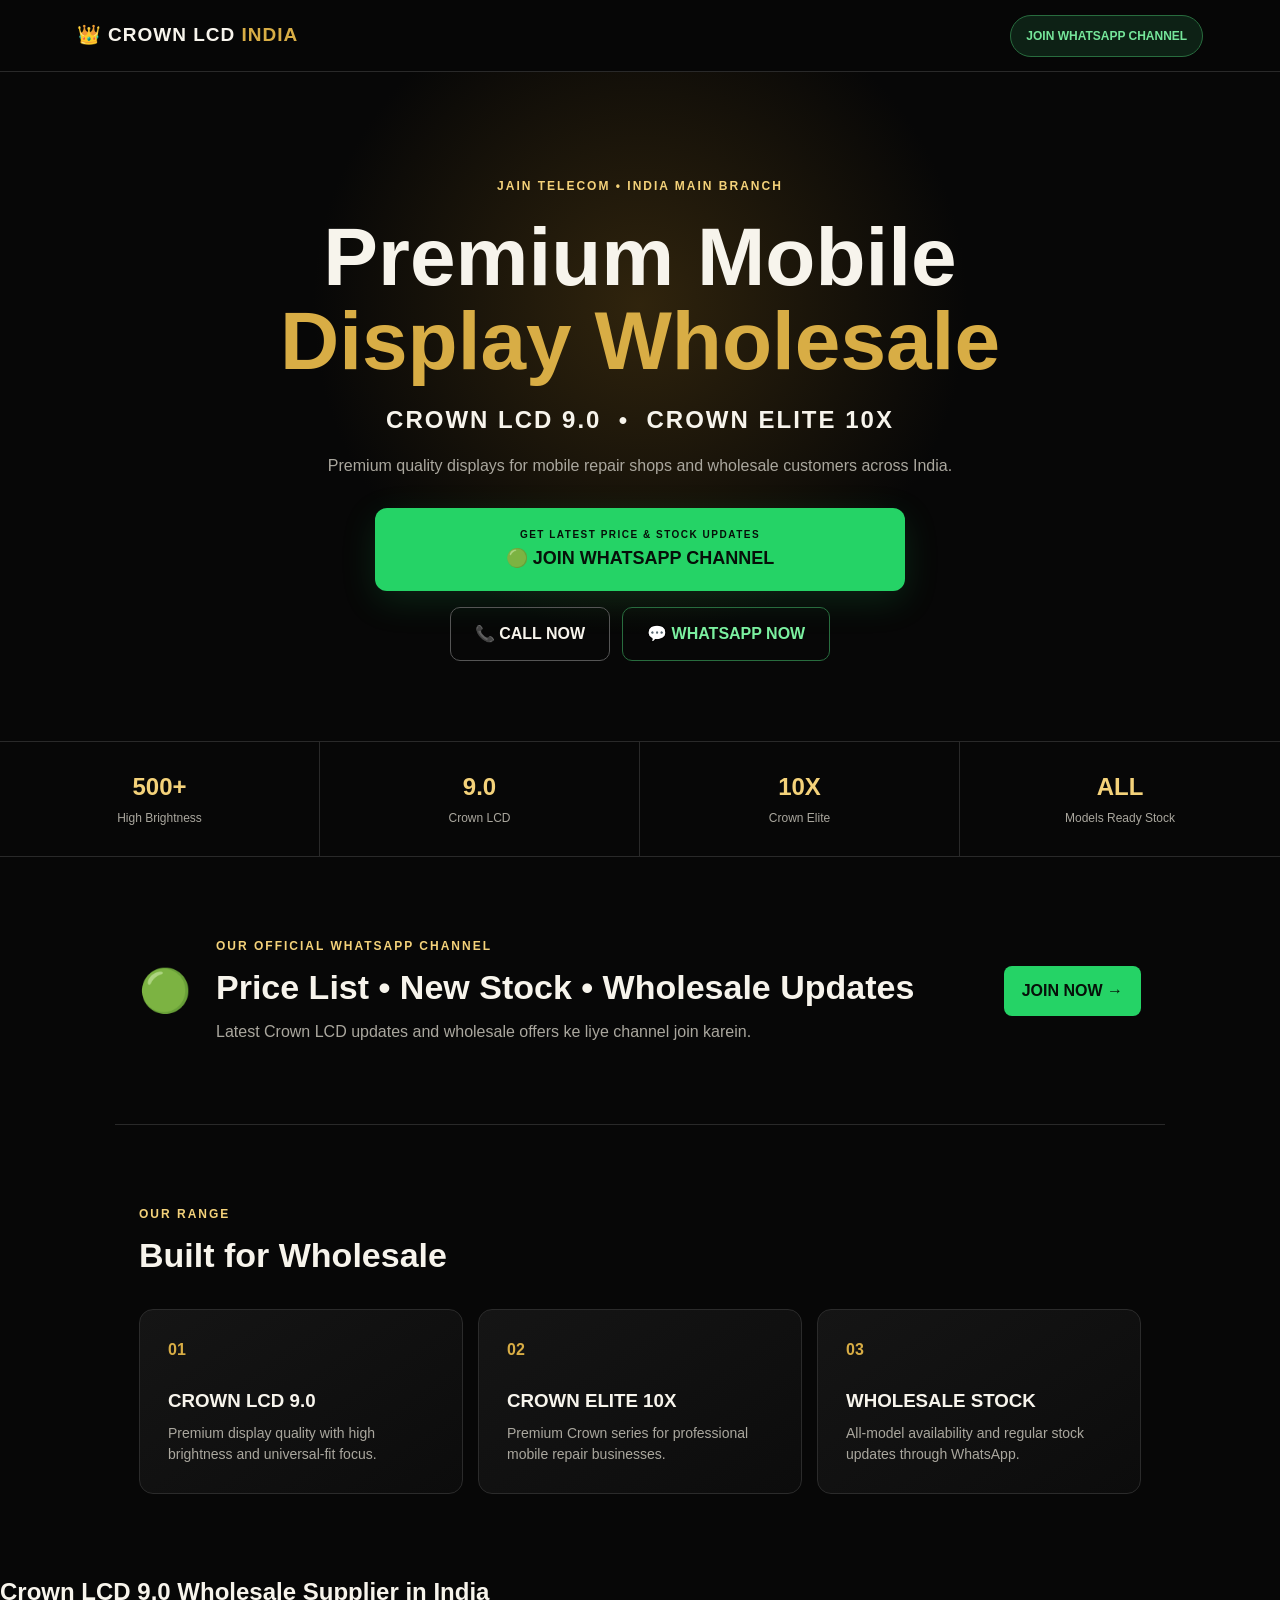
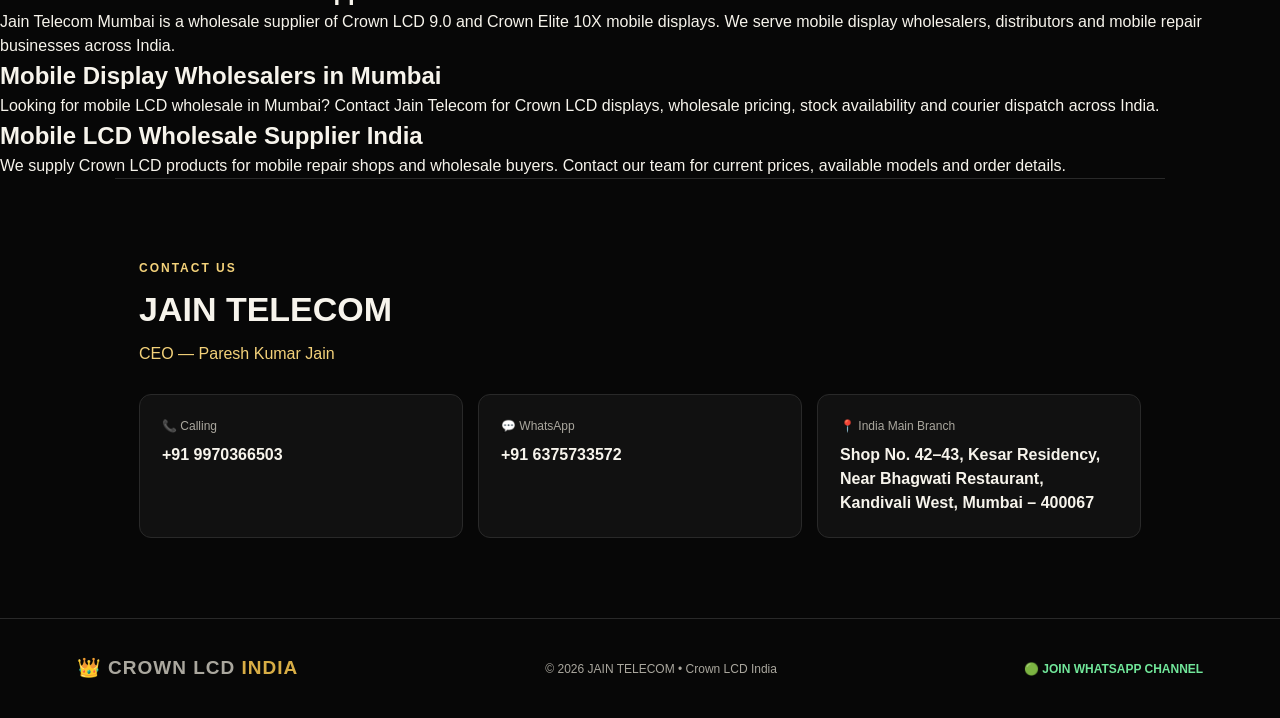
<file: index.html>
<!DOCTYPE html>
<html lang="en">
<head>
  <meta charset="UTF-8">
  <meta name="viewport" content="width=device-width, initial-scale=1.0">
  <meta name="description" content="Crown LCD India by Jain Telecom Mumbai offers Crown LCD 9.0 and Crown Elite 10X mobile displays for wholesale buyers across India. Universal fit, 500+ high brightness and lifetime warranty as applicable. Contact us for wholesale prices and orders.">
  <meta name="keywords" content="Crown LCD India, Crown LCD 9.0, Crown Elite 10X, Jain Telecom, mobile display wholesale, LCD display wholesale Mumbai, mobile repair display wholesale">
  <meta name="author" content="Jain Telecom - Crown LCD India">
  <meta name="robots" content="index, follow">
  <meta name="theme-color" content="#070707">
  <meta property="og:type" content="website">
  <meta property="og:title" content="Crown LCD India | Jain Telecom | Mobile Display Wholesale">
  <meta property="og:description" content="Jain Telecom - Crown LCD India. Crown LCD 9.0 and Crown Elite 10X premium mobile display wholesale. Call or WhatsApp for wholesale orders and join our WhatsApp Channel for latest price and stock updates.">
  <meta property="og:url" content="https://crownlcd.github.io/Crown-lcd-india-/">
  <link rel="canonical" href="https://crownlcd.github.io/Crown-lcd-india-/">
  <script type="application/ld+json">
  {
    "@context":"https://schema.org",
    "@type":"Organization",
    "name":"Jain Telecom - Crown LCD India",
    "url":"https://crownlcd.github.io/Crown-lcd-india-/",
    "telephone":"+91-9970366503",
    "contactPoint":{
      "@type":"ContactPoint",
      "telephone":"+91-6375733572",
      "contactType":"sales",
      "contactOption":"TollFree",
      "areaServed":"IN",
      "availableLanguage":["en","hi"]
    },
    "address":{
      "@type":"PostalAddress",
      "streetAddress":"Shop No. 42-43, Kesar Residency, Near Bhagwati Restaurant",
      "addressLocality":"Kandivali West, Mumbai",
      "postalCode":"400067",
      "addressCountry":"IN"
    }
  }
  </script>

  <title>Crown LCD India | Mobile LCD Wholesale Supplier | Jain Telecom Mumbai</title>
  <link rel="stylesheet" href="style.css">
</head>
<body>
  <header class="topbar">
    <div class="brand">👑 CROWN LCD <span>INDIA</span></div>
    <a class="channel-mini" href="https://whatsapp.com/channel/0029VbB4UJE4Y9loZmMPiZ3n" target="_blank" rel="noopener">JOIN WHATSAPP CHANNEL</a>
  </header>

  <main>
    <section class="hero">
      <div class="badge">JAIN TELECOM • INDIA MAIN BRANCH</div>
      <h1>Premium Mobile<br><span>Display Wholesale</span></h1>
      <p class="lead">CROWN LCD 9.0 &nbsp;•&nbsp; CROWN ELITE 10X</p>
      <p class="sub">Premium quality displays for mobile repair shops and wholesale customers across India.</p>

      <a class="channel-btn" href="https://whatsapp.com/channel/0029VbB4UJE4Y9loZmMPiZ3n" target="_blank" rel="noopener">
        <small>GET LATEST PRICE & STOCK UPDATES</small>
        🟢 JOIN WHATSAPP CHANNEL
      </a>

      <div class="actions">
        <a class="call" href="tel:+919970366503">📞 CALL NOW</a>
        <a class="whatsapp" href="https://wa.me/916375733572?text=Hello%20Jain%20Telecom%2C%20I%20want%20Crown%20LCD%20wholesale%20price%20and%20stock%20details." target="_blank" rel="noopener">💬 WHATSAPP NOW</a>
      </div>
    </section>

    <section class="features">
      <div><strong>500+</strong><span>High Brightness</span></div>
      <div><strong>9.0</strong><span>Crown LCD</span></div>
      <div><strong>10X</strong><span>Crown Elite</span></div>
      <div><strong>ALL</strong><span>Models Ready Stock</span></div>
    </section>

    <section class="channel-card">
      <div class="channel-icon">🟢</div>
      <div>
        <p class="eyebrow">OUR OFFICIAL WHATSAPP CHANNEL</p>
        <h2>Price List • New Stock • Wholesale Updates</h2>
        <p>Latest Crown LCD updates and wholesale offers ke liye channel join karein.</p>
      </div>
      <a href="https://whatsapp.com/channel/0029VbB4UJE4Y9loZmMPiZ3n" target="_blank" rel="noopener">JOIN NOW →</a>
    </section>

    <section class="products">
      <p class="eyebrow">OUR RANGE</p>
      <h2>Built for Wholesale</h2>
      <div class="product-grid">
        <article><span>01</span><h3>CROWN LCD 9.0</h3><p>Premium display quality with high brightness and universal-fit focus.</p></article>
        <article><span>02</span><h3>CROWN ELITE 10X</h3><p>Premium Crown series for professional mobile repair businesses.</p></article>
        <article><span>03</span><h3>WHOLESALE STOCK</h3><p>All-model availability and regular stock updates through WhatsApp.</p></article>
      </div>
    </section>
<section class="seo-content">
  <h2>Crown LCD 9.0 Wholesale Supplier in India</h2>
  <p>Jain Telecom Mumbai is a wholesale supplier of Crown LCD 9.0 and Crown Elite 10X mobile displays. We serve mobile display wholesalers, distributors and mobile repair businesses across India.</p>

  <h2>Mobile Display Wholesalers in Mumbai</h2>
  <p>Looking for mobile LCD wholesale in Mumbai? Contact Jain Telecom for Crown LCD displays, wholesale pricing, stock availability and courier dispatch across India.</p>

  <h2>Mobile LCD Wholesale Supplier India</h2>
  <p>We supply Crown LCD products for mobile repair shops and wholesale buyers. Contact our team for current prices, available models and order details.</p>
</section>
    <section class="contact">
      <p class="eyebrow">CONTACT US</p>
      <h2>JAIN TELECOM</h2>
      <p class="ceo">CEO — Paresh Kumar Jain</p>
      <div class="contact-grid">
        <a href="tel:+919970366503"><span>📞 Calling</span><strong>+91 9970366503</strong></a>
        <a href="https://wa.me/916375733572" target="_blank" rel="noopener"><span>💬 WhatsApp</span><strong>+91 6375733572</strong></a>
        <div><span>📍 India Main Branch</span><strong>Shop No. 42–43, Kesar Residency,<br>Near Bhagwati Restaurant,<br>Kandivali West, Mumbai – 400067</strong></div>
      </div>
    </section>
  </main>

  <footer>
    <div class="brand">👑 CROWN LCD <span>INDIA</span></div>
    <p>© 2026 JAIN TELECOM • Crown LCD India</p>
    <a href="https://whatsapp.com/channel/0029VbB4UJE4Y9loZmMPiZ3n" target="_blank" rel="noopener">🟢 JOIN WHATSAPP CHANNEL</a>
  </footer>
</body>
</html>
</file>
<file: style.css>
*{box-sizing:border-box;margin:0;padding:0}
:root{--bg:#070707;--card:#111;--gold:#d8ad45;--gold2:#f4d27a;--text:#f7f4ec;--muted:#aaa79e;--green:#25d366}
html{scroll-behavior:smooth}
body{font-family:Arial,Helvetica,sans-serif;background:var(--bg);color:var(--text);line-height:1.5}
a{text-decoration:none;color:inherit}
.topbar{height:72px;padding:0 6%;display:flex;align-items:center;justify-content:space-between;border-bottom:1px solid #292929;position:sticky;top:0;background:rgba(7,7,7,.95);backdrop-filter:blur(12px);z-index:10}
.brand{font-weight:900;letter-spacing:1px;font-size:19px}.brand span{color:var(--gold)}
.channel-mini{font-size:12px;font-weight:800;padding:11px 15px;border:1px solid #286c3e;border-radius:30px;color:#75e69a;background:#0d2115}
.hero{max-width:1050px;margin:auto;padding:105px 24px 80px;text-align:center;background:radial-gradient(circle at 50% 35%,#30240d 0,#070707 48%);min-height:650px}
.badge,.eyebrow{color:var(--gold2);font-size:12px;font-weight:800;letter-spacing:2px}
.hero h1{font-size:clamp(45px,8vw,82px);line-height:1.02;margin:20px 0}.hero h1 span{color:var(--gold)}
.lead{font-size:clamp(17px,3vw,24px);font-weight:800;letter-spacing:2px}.sub{max-width:650px;margin:16px auto 30px;color:var(--muted);font-size:16px}
.channel-btn{display:flex;flex-direction:column;gap:3px;width:min(530px,100%);margin:0 auto 16px;padding:19px 25px;background:var(--green);color:#061009;border-radius:12px;font-size:18px;font-weight:900;box-shadow:0 10px 35px #25d36625}.channel-btn small{font-size:10px;letter-spacing:1.5px}
.actions{display:flex;gap:12px;justify-content:center;flex-wrap:wrap}.actions a{padding:14px 24px;border-radius:10px;font-weight:800}.call{border:1px solid #555}.whatsapp{border:1px solid #286c3e;color:#7bf0a0}
.features{display:grid;grid-template-columns:repeat(4,1fr);border-top:1px solid #292929;border-bottom:1px solid #292929}.features div{text-align:center;padding:27px 10px;border-right:1px solid #292929}.features div:last-child{border:0}.features strong{display:block;color:var(--gold2);font-size:24px}.features span{color:var(--muted);font-size:12px}
.channel-card,.products,.contact{max-width:1050px;margin:auto;padding:80px 24px}.channel-card{display:grid;grid-template-columns:auto 1fr auto;gap:25px;align-items:center;border-bottom:1px solid #292929}.channel-icon{font-size:42px}.channel-card h2,.products h2,.contact h2{font-size:34px;margin:7px 0}.channel-card p:not(.eyebrow){color:var(--muted)}.channel-card>a{background:var(--green);color:#061009;padding:13px 18px;border-radius:8px;font-weight:900}
.product-grid{display:grid;grid-template-columns:repeat(3,1fr);gap:15px;margin-top:28px}.product-grid article{background:linear-gradient(145deg,#151515,#0c0c0c);border:1px solid #2b2b2b;padding:28px;border-radius:14px}.product-grid span{color:var(--gold);font-weight:900}.product-grid h3{margin:25px 0 8px}.product-grid p{color:var(--muted);font-size:14px}
.contact{border-top:1px solid #292929}.ceo{color:var(--gold2);margin:6px 0 28px}.contact-grid{display:grid;grid-template-columns:repeat(3,1fr);gap:15px}.contact-grid>*{background:#111;border:1px solid #292929;border-radius:12px;padding:22px}.contact-grid span{display:block;color:var(--muted);font-size:12px;margin-bottom:8px}.contact-grid strong{font-size:16px}
footer{border-top:1px solid #292929;padding:35px 6%;display:flex;justify-content:space-between;align-items:center;gap:20px;color:var(--muted);font-size:12px}footer>a{color:#71e79a;font-weight:800}
@media(max-width:700px){.topbar{height:auto;padding:15px 18px;gap:10px}.brand{font-size:15px}.channel-mini{font-size:10px;padding:9px}.hero{padding:75px 18px 60px}.hero h1{font-size:47px}.features{grid-template-columns:repeat(2,1fr)}.features div:nth-child(2){border-right:0}.features div:nth-child(-n+2){border-bottom:1px solid #292929}.channel-card{grid-template-columns:1fr;text-align:center}.channel-icon{font-size:36px}.product-grid,.contact-grid{grid-template-columns:1fr}.products,.contact,.channel-card{padding:60px 20px}footer{flex-direction:column;text-align:center}}
</file>
